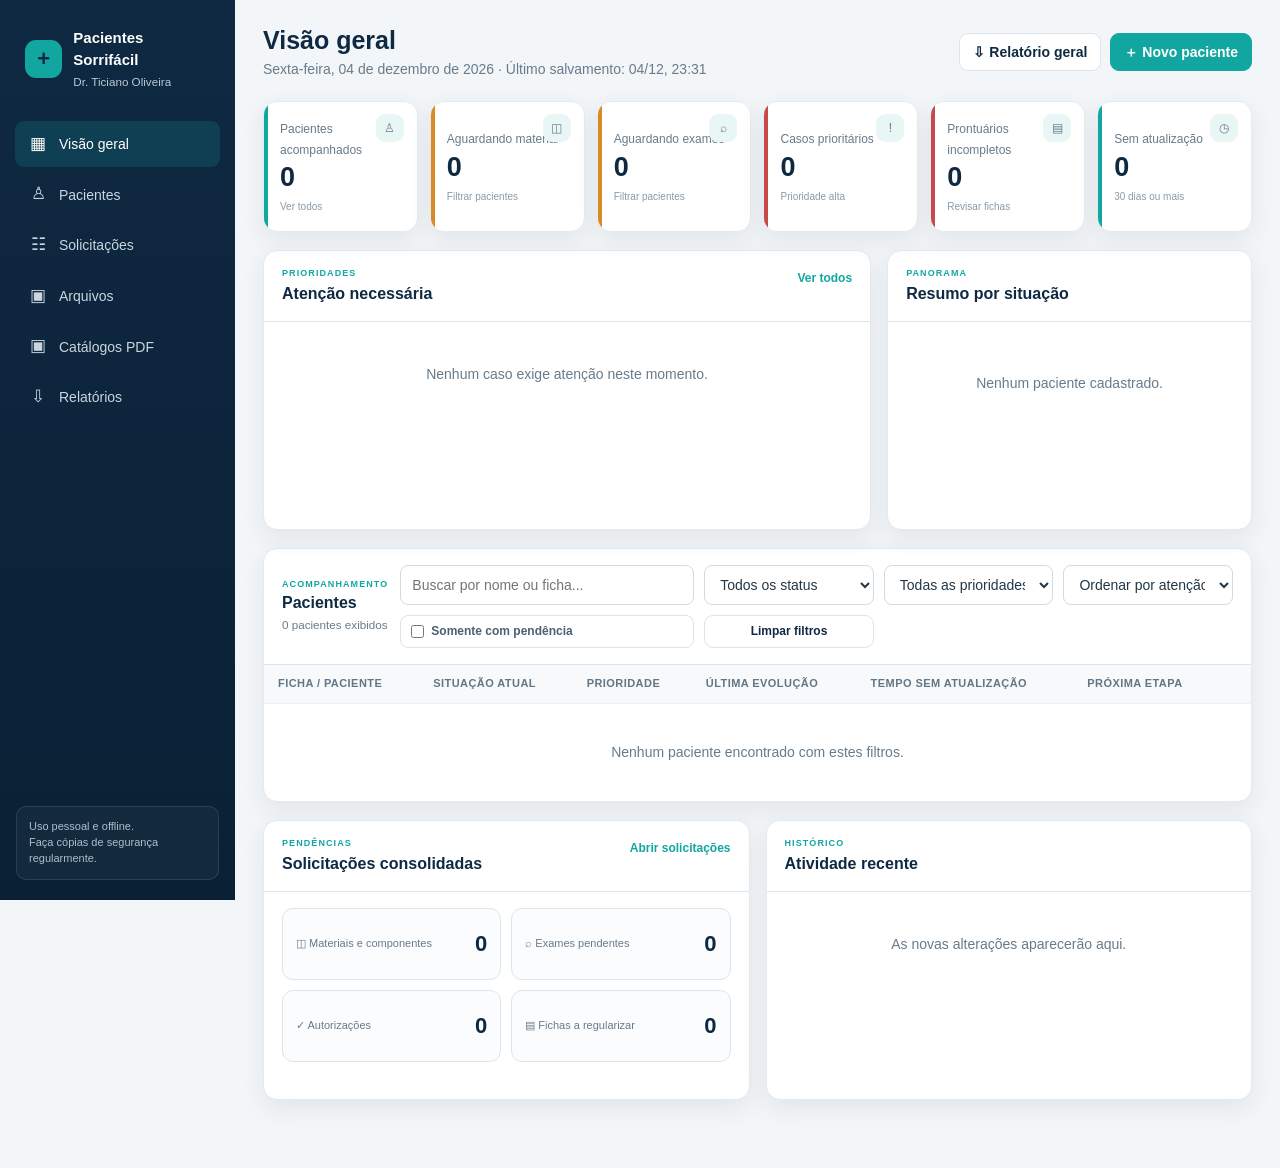
<file: Aplicativo/index.html>
<!DOCTYPE html>
<html lang="pt-BR">
<head>
  <meta charset="UTF-8">
  <meta name="viewport" content="width=device-width, initial-scale=1.0">
  <meta name="theme-color" content="#0f2942">
  <title>Pacientes Sorrifácil</title>
  <link rel="stylesheet" href="./css/style.css">
</head>
<body>
  <div class="app">
    <aside class="sidebar" id="sidebar">
      <div class="brand">
        <div class="brand-mark">+</div>
        <div><strong>Pacientes Sorrifácil</strong><small>Dr. Ticiano Oliveira</small></div>
      </div>
      <nav class="nav">
        <button class="active" data-view="dashboard"><span class="icon">▦</span> Visão geral</button>
        <button data-view="patients"><span class="icon">♙</span> Pacientes</button>
        <button data-view="requests"><span class="icon">☷</span> Solicitações</button>
        <button data-view="files"><span class="icon">▣</span> Arquivos</button>
        <button data-view="catalogs"><span class="icon">▣</span> Catálogos PDF</button>
        <button data-view="reports"><span class="icon">⇩</span> Relatórios</button>
      </nav>
      <div class="side-note">Uso pessoal e offline.<br>Faça cópias de segurança regularmente.</div>
    </aside>

    <main>
      <section class="view active" id="view-dashboard">
        <header class="topbar">
          <div style="display:flex;gap:11px;align-items:center">
            <button class="btn mobile-menu" onclick="toggleMenu()">☰</button>
            <div><h1>Visão geral</h1><p class="subtitle" id="dashboardSubtitle">Acompanhamento dos tratamentos em andamento</p></div>
          </div>
          <div class="actions">
            <button class="btn" onclick="exportGeneralWord()">⇩ Relatório geral</button>
            <button class="btn primary" onclick="openPatientModal()">＋ Novo paciente</button>
          </div>
        </header>
        <div class="metrics" id="metrics"></div>
        <div class="dashboard-grid">
          <section class="panel dashboard-card attention-card">
            <div class="panel-head dashboard-section-head"><div><span class="eyebrow">Prioridades</span><h2>Atenção necessária</h2></div><button class="text-button" onclick="applyDashboardPreset('attention')">Ver todos</button></div>
            <div id="attentionList" class="attention-list"></div>
          </section>
          <section class="panel dashboard-card">
            <div class="panel-head dashboard-section-head"><div><span class="eyebrow">Panorama</span><h2>Resumo por situação</h2></div></div>
            <div id="statusSummary" class="status-summary"></div>
          </section>
        </div>
        <section class="panel">
          <div class="panel-head">
            <div><span class="eyebrow">Acompanhamento</span><h2>Pacientes</h2><small id="dashboardResultCount" class="muted"></small></div>
            <div class="toolbar dashboard-toolbar">
              <input id="dashboardSearch" placeholder="Buscar por nome ou ficha..." oninput="renderDashboardTable()">
              <select id="dashboardFilter" onchange="renderDashboardTable()">
                <option value="">Todos os status</option>
                <option>Aguardando avaliação</option>
                <option>Prontuário incompleto</option>
                <option>Aguardando exames</option>
                <option>Aguardando material</option>
                <option>Aguardando autorização</option>
                <option>Tratamento em andamento</option>
                <option>Tratamento suspenso</option>
                <option>Tratamento concluído</option>
                <option>Encaminhado</option>
              </select>
              <select id="dashboardPriority" onchange="renderDashboardTable()"><option value="">Todas as prioridades</option><option>Alta</option><option>Média</option><option>Baixa</option></select>
              <select id="dashboardSort" onchange="renderDashboardTable()"><option value="attention">Ordenar por atenção</option><option value="oldest">Atualização mais antiga</option><option value="newest">Atualização mais recente</option><option value="name">Nome do paciente</option></select>
              <label class="check-filter"><input id="dashboardPendingOnly" type="checkbox" onchange="renderDashboardTable()"> Somente com pendência</label>
              <button class="btn small" onclick="clearDashboardFilters()">Limpar filtros</button>
            </div>
          </div>
          <div class="table-wrap"><table>
            <thead><tr><th>Ficha / Paciente</th><th>Situação atual</th><th>Prioridade</th><th>Última evolução</th><th>Tempo sem atualização</th><th>Próxima etapa</th><th></th></tr></thead>
            <tbody id="dashboardBody"></tbody>
          </table></div>
        </section>
        <div class="dashboard-grid dashboard-bottom-grid">
          <section class="panel dashboard-card">
            <div class="panel-head dashboard-section-head"><div><span class="eyebrow">Pendências</span><h2>Solicitações consolidadas</h2></div><button class="text-button" onclick="showView('requests')">Abrir solicitações</button></div>
            <div id="requestSummary" class="request-summary"></div>
          </section>
          <section class="panel dashboard-card">
            <div class="panel-head dashboard-section-head"><div><span class="eyebrow">Histórico</span><h2>Atividade recente</h2></div></div>
            <div id="recentActivity" class="activity-list"></div>
          </section>
        </div>
      </section>

      <section class="view" id="view-patients">
        <header class="topbar">
          <div style="display:flex;gap:11px;align-items:center">
            <button class="btn mobile-menu" onclick="toggleMenu()">☰</button>
            <div><h1>Pacientes</h1><p class="subtitle">Cadastros e tratamentos acompanhados</p></div>
          </div>
          <button class="btn primary" onclick="openPatientModal()">＋ Novo paciente</button>
        </header>
        <section class="panel">
          <div class="panel-head">
            <h2>Lista completa</h2>
            <div class="toolbar">
              <input id="patientSearch" placeholder="Buscar por nome ou ficha..." oninput="renderPatients()">
              <select id="patientFilter" onchange="renderPatients()">
                <option value="">Todos os status</option>
                <option>Aguardando avaliação</option><option>Prontuário incompleto</option>
                <option>Aguardando exames</option><option>Aguardando material</option>
                <option>Aguardando autorização</option><option>Tratamento em andamento</option>
                <option>Tratamento suspenso</option><option>Tratamento concluído</option><option>Encaminhado</option>
              </select>
            </div>
          </div>
          <div class="table-wrap"><table>
            <thead><tr><th>Ficha</th><th>Paciente</th><th>Status</th><th>Último atendimento</th><th>Prioridade</th><th></th></tr></thead>
            <tbody id="patientsBody"></tbody>
          </table></div>
        </section>
      </section>

      <section class="view" id="view-requests">
        <header class="topbar">
          <div style="display:flex;gap:11px;align-items:center">
            <button class="btn mobile-menu" onclick="toggleMenu()">☰</button>
            <div><h1>Solicitações</h1><p class="subtitle">Materiais, componentes e exames pendentes</p></div>
          </div>
          <button class="btn navy" onclick="exportMaterialsWord()">⇩ Exportar para Word</button>
        </header>
        <div class="cards-grid" id="requestsGrid"></div>
      </section>

      <section class="view" id="view-files">
        <header class="topbar">
          <div style="display:flex;gap:11px;align-items:center">
            <button class="btn mobile-menu" onclick="toggleMenu()">☰</button>
            <div><h1>Arquivos</h1><p class="subtitle">Imagens, vídeos e documentos anexados</p></div>
          </div>
        </header>
        <div class="notice">Os anexos ficam guardados somente neste navegador. Inclua-os na cópia de segurança antes de trocar de computador ou limpar o navegador.</div>
        <div class="files-grid" id="allFilesGrid"></div>
      </section>

      <section class="view" id="view-catalogs">
        <header class="topbar"><div><h1>Catálogos PDF</h1><p class="subtitle">Consulta offline de implantes e componentes</p></div>
          <button class="btn primary" onclick="document.getElementById('catalogInput').click()">＋ Adicionar PDFs</button></header>
        <input id="catalogInput" type="file" accept="application/pdf,.pdf" multiple hidden onchange="addCatalogs(event)">
        <section class="panel catalog-panel"><label for="catalogSearch">Buscar catálogo pelo nome</label><input id="catalogSearch" placeholder="Ex.: Neodent, Singular, Epikut…" oninput="renderCatalogs()">
          <p class="muted">Abra os catálogos desejados para comparar lado a lado. Para buscar códigos ou palavras dentro de um PDF, clique no leitor e use a lupa dele ou Ctrl + F. Se a busca não aparecer, use “Abrir em aba” e Ctrl + F nessa aba. PDFs digitalizados como imagem precisam de OCR.</p>
          <div id="catalogList"></div></section><div id="catalogReaders" class="catalog-readers"></div>
      </section>

      <section class="view" id="view-reports">
        <header class="topbar">
          <div style="display:flex;gap:11px;align-items:center">
            <button class="btn mobile-menu" onclick="toggleMenu()">☰</button>
            <div><h1>Relatórios</h1><p class="subtitle">Documentos para acompanhamento da central</p></div>
          </div>
        </header>
        <section class="panel catalog-panel"><h2>Pasta de dados</h2>
          <p>Conecte a pasta onde guarda os backups. O sistema lê o JSON mais recente ao conectar e ao reabrir com permissão, e grava os dados em <strong>dados-sorrifacil.json</strong>, com PDFs e anexos na subpasta <strong>arquivos-sorrifacil</strong>. Mantenha ambos juntos.</p>
          <div class="actions"><button class="btn primary" onclick="connectDataFolder()">Conectar / autorizar pasta</button><button class="btn" onclick="changeDataFolder()">Trocar pasta</button><button class="btn" onclick="reloadFolderData()">Carregar dados da pasta</button><button class="btn" onclick="saveFolderNow()">Salvar agora na pasta</button><button class="btn danger" onclick="disconnectDataFolder()">Desconectar</button></div>
          <p id="folderStatus" role="status" aria-live="polite">Sem pasta conectada. Os dados continuam salvos neste navegador.</p>
          <p class="muted">A permissão depende do navegador. Quando for solicitada novamente, clique em Conectar / autorizar pasta. Use um computador por vez; o Seafile sincroniza o arquivo, mas não mescla edições simultâneas.</p>
        </section><div class="report-options">
          <article class="report-card"><h3>Relatório geral</h3><p>Todos os pacientes, evoluções, solicitações e pendências.</p><button class="btn navy" onclick="exportGeneralWord()">Gerar Word</button></article>
          <article class="report-card"><h3>Materiais e solicitações</h3><p>Lista consolidada por paciente para encaminhar à central.</p><button class="btn navy" onclick="exportMaterialsWord()">Gerar Word</button></article>
          <article class="report-card"><h3>Prontuários incompletos</h3><p>Pacientes com ficha ausente, incompleta ou informação a confirmar.</p><button class="btn navy" onclick="exportIncompleteWord()">Gerar Word</button></article>
          <article class="report-card"><h3>Cópia de segurança</h3><p>Salva pacientes, evoluções e anexos em um arquivo para restauração.</p><div class="actions"><button class="btn" onclick="downloadBackup()">Baixar cópia</button><button class="btn" onclick="document.getElementById('restoreInput').click()">Restaurar</button></div></article>
        </div>
        <input id="restoreInput" type="file" accept=".json,application/json" hidden onchange="restoreBackup(event)">
      </section>

      <section class="view" id="view-patient-detail">
        <header class="topbar">
          <div style="display:flex;gap:11px;align-items:center">
            <button class="btn" onclick="showView('patients')">← Voltar</button>
            <div><h1>Ficha do paciente</h1><p class="subtitle">Histórico e acompanhamento individual</p></div>
          </div>
        </header>
        <div id="patientDetail"></div>
      </section>
    </main>
  </div>

  <dialog id="patientModal">
    <form id="patientForm" onsubmit="savePatient(event)">
      <div class="modal-head"><h2 id="patientModalTitle">Novo paciente</h2><button type="button" class="close" onclick="closeDialog('patientModal')">×</button></div>
      <div class="modal-body">
        <input type="hidden" id="patientId">
        <div class="form-grid">
          <div class="field"><label>Número da ficha</label><input id="patientRecord" required></div>
          <div class="field"><label>Nome completo</label><input id="patientName" required></div>
          <div class="field"><label>Telefone (opcional)</label><input id="patientPhone"></div>
          <div class="field"><label>Prioridade</label><select id="patientPriority"><option>Baixa</option><option selected>Média</option><option>Alta</option></select></div>
          <div class="field"><label>Situação atual</label><select id="patientStatus">
            <option>Aguardando avaliação</option><option>Prontuário incompleto</option><option>Aguardando exames</option>
            <option>Aguardando material</option><option>Aguardando autorização</option><option>Tratamento em andamento</option>
            <option>Tratamento suspenso</option><option>Tratamento concluído</option><option>Encaminhado</option>
          </select></div>
          <div class="field"><label>Profissional anterior (opcional)</label><input id="patientPreviousProfessional"></div>
          <div class="field full"><label>Próxima etapa</label><input id="patientNextStep"></div>
          <div class="field full"><label>Observações gerais</label><textarea id="patientNotes"></textarea></div>
          <div class="field full"><label>Link para prontuário digital (opcional)</label><input id="patientLink" type="url"></div>
        </div>
      </div>
      <div class="modal-foot"><button type="button" class="btn" onclick="closeDialog('patientModal')">Cancelar</button><button class="btn primary" type="submit">Salvar paciente</button></div>
    </form>
  </dialog>

  <dialog id="evolutionModal">
    <form id="evolutionForm" onsubmit="saveEvolution(event)">
      <div class="modal-head"><h2 id="evolutionModalTitle">Nova evolução</h2><button type="button" class="close" onclick="closeDialog('evolutionModal')">×</button></div>
      <div class="modal-body">
        <input type="hidden" id="evolutionPatientId">
        <input type="hidden" id="evolutionId">
        <div class="form-grid">
          <div class="field"><label>Data do atendimento</label><input id="evolutionDate" type="date" required></div>
          <div class="field"><label>Profissional / encaminhamento</label><input id="evolutionProfessional"></div>
          <div class="field full"><label>O que foi feito</label><textarea id="evolutionDone" required></textarea></div>
          <div class="field full"><label>O que precisa ser solicitado</label><textarea id="evolutionRequest"></textarea></div>
          <div class="field full"><label>O que falta fazer</label><textarea id="evolutionPending"></textarea></div>
          <div class="field full"><label>Observações</label><textarea id="evolutionNotes"></textarea></div>
          <div class="field"><label>Atualizar situação</label><select id="evolutionStatus">
            <option>Aguardando avaliação</option><option>Prontuário incompleto</option><option>Aguardando exames</option>
            <option>Aguardando material</option><option>Aguardando autorização</option><option>Tratamento em andamento</option>
            <option>Tratamento suspenso</option><option>Tratamento concluído</option><option>Encaminhado</option>
          </select></div>
          <div class="field"><label>Atualizar próxima etapa</label><input id="evolutionNextStep"></div>
        </div>
      </div>
      <div class="modal-foot"><button type="button" class="btn" onclick="closeDialog('evolutionModal')">Cancelar</button><button class="btn primary" id="evolutionSubmitButton" type="submit">Salvar evolução</button></div>
    </form>
  </dialog>

  <dialog id="fileModal">
    <form id="fileForm" onsubmit="saveAttachment(event)">
      <div class="modal-head"><h2>Adicionar arquivo</h2><button type="button" class="close" onclick="closeDialog('fileModal')">×</button></div>
      <div class="modal-body">
        <input type="hidden" id="filePatientId">
        <div class="form-grid">
          <div class="field full"><label>Arquivos</label><input id="fileInput" type="file" accept="image/*,video/*,.pdf,.doc,.docx" multiple required></div>
          <div class="field"><label>Data</label><input id="fileDate" type="date" required></div>
          <div class="field"><label>Descrição</label><input id="fileDescription" placeholder="Ex.: Fotografia clínica inicial"></div>
        </div>
        <p class="muted">Você pode selecionar vários arquivos de uma só vez. A data e a descrição informadas serão aplicadas a todos; se a descrição ficar vazia, será usado o nome de cada arquivo. Vídeos muito grandes podem exceder o espaço disponível no navegador.</p>
      </div>
      <div class="modal-foot"><button type="button" class="btn" onclick="closeDialog('fileModal')">Cancelar</button><button class="btn primary" type="submit">Salvar arquivo</button></div>
    </form>
  </dialog>

  <dialog id="viewerModal" class="viewer-dialog" onclose="closeAttachmentViewer()">
    <div class="modal-head">
      <h2 id="viewerTitle">Visualizar arquivo</h2>
      <div class="viewer-toolbar" id="viewerToolbar">
        <button type="button" class="viewer-tool" onclick="changeImageZoom(-0.15)" title="Reduzir imagem">−</button>
        <span class="viewer-zoom-label" id="viewerZoomLabel">100%</span>
        <button type="button" class="viewer-tool" onclick="changeImageZoom(0.15)" title="Ampliar imagem">+</button>
        <button type="button" class="viewer-tool" onclick="fitViewerImage()" title="Ajustar a imagem ao popup">Ajustar</button>
        <button type="button" class="viewer-tool" onclick="setImageZoom(1)" title="Mostrar no tamanho original">100%</button>
      </div>
      <button type="button" class="close" onclick="closeDialog('viewerModal')">×</button>
    </div>
    <div class="modal-body"><div class="viewer-content" id="viewerContent"></div></div>
  </dialog>

  <dialog id="reportPreviewModal" class="report-preview-dialog" onclose="clearReportPreview()">
    <div class="modal-head">
      <h2 id="reportPreviewTitle">Visualizar relatório</h2>
      <div class="report-preview-actions">
        <button type="button" class="btn primary" onclick="downloadPreviewedWord()">Baixar Word</button>
        <button type="button" class="btn" onclick="printPreviewedReport()">Imprimir</button>
      </div>
      <button type="button" class="close" onclick="closeDialog('reportPreviewModal')">×</button>
    </div>
    <div class="report-preview-body">
      <iframe id="reportPreviewFrame" class="report-preview-frame" title="Pré-visualização do relatório"></iframe>
    </div>
  </dialog>

  <div class="toast" id="toast"></div>

  <script src="./js/script.js"></script>
  <script src="./js/offline-tools.js"></script>
</body>
</html>
</file>
<file: Aplicativo/css/style.css>
:root {
  --navy: #0f2942;
  --navy-2: #163a59;
  --teal: #11a7a0;
  --teal-soft: #e8f7f5;
  --bg: #f3f6f8;
  --card: #ffffff;
  --text: #243746;
  --muted: #687b8b;
  --line: #dce5eb;
  --danger: #c84949;
  --warning: #d78b24;
  --success: #278561;
  --shadow: 0 8px 25px rgba(15, 41, 66, .08);
  --radius: 14px;
}

* { box-sizing: border-box; }
body {
  margin: 0;
  min-height: 100vh;
  color: var(--text);
  background: var(--bg);
  font: 14px/1.45 Inter, "Segoe UI", Arial, sans-serif;
}
button, input, select, textarea { font: inherit; }
button { cursor: pointer; }
.app { min-height: 100vh; display: grid; grid-template-columns: 235px 1fr; }
.sidebar {
  position: sticky;
  top: 0;
  height: 100vh;
  padding: 24px 15px;
  color: #fff;
  background: linear-gradient(180deg, var(--navy), #0a2135);
}
.brand { display: flex; align-items: center; gap: 11px; padding: 3px 10px 26px; }
.brand-mark {
  width: 38px; height: 38px; display: grid; place-items: center;
  border-radius: 11px; color: var(--navy); background: var(--teal);
  font-size: 22px; font-weight: 900;
}
.brand strong { display: block; font-size: 15px; }
.brand small { color: #b8cad7; }
.nav button {
  width: 100%; display: flex; align-items: center; gap: 11px;
  padding: 11px 13px; margin: 4px 0; border: 0; border-radius: 9px;
  color: #c9d6df; background: transparent; text-align: left;
}
.nav button:hover, .nav button.active { color: #fff; background: rgba(17,167,160,.18); }
.nav .icon { width: 20px; text-align: center; font-size: 17px; }
.side-note {
  position: absolute; left: 16px; right: 16px; bottom: 20px;
  padding: 12px; border: 1px solid rgba(255,255,255,.1); border-radius: 10px;
  color: #aebfcb; background: rgba(255,255,255,.04); font-size: 11px;
}
main { min-width: 0; padding: 25px 28px 50px; }
.topbar { display: flex; align-items: center; justify-content: space-between; gap: 18px; margin-bottom: 22px; }
h1 { margin: 0; color: var(--navy); font-size: 25px; line-height: 1.2; }
.subtitle { margin: 4px 0 0; color: var(--muted); }
.actions { display: flex; gap: 9px; flex-wrap: wrap; }
.btn {
  display: inline-flex; align-items: center; justify-content: center; gap: 7px;
  min-height: 38px; padding: 8px 13px; border: 1px solid var(--line);
  border-radius: 9px; color: var(--navy); background: #fff; font-weight: 650;
}
.btn:hover { border-color: #9fb5c4; }
.btn.primary { color: #fff; border-color: var(--teal); background: var(--teal); }
.btn.navy { color: #fff; border-color: var(--navy); background: var(--navy); }
.btn.danger { color: var(--danger); border-color: #efcaca; }
.btn.small { min-height: 31px; padding: 5px 9px; font-size: 12px; }
.metrics { display: grid; grid-template-columns: repeat(6, minmax(0,1fr)); gap: 12px; margin-bottom: 18px; }
.metric {
  position: relative; overflow: hidden; min-height: 112px; padding: 16px;
  border: 1px solid #e4ebef; border-radius: var(--radius); background: var(--card); box-shadow: var(--shadow);
  text-align: left; transition: transform .18s ease, border-color .18s ease, box-shadow .18s ease;
}
.metric:hover { transform: translateY(-2px); border-color: #b7d9d6; box-shadow: 0 12px 30px rgba(15,41,66,.12); }
.metric.active { border-color: var(--teal); box-shadow: 0 0 0 3px rgba(17,167,160,.11), var(--shadow); }
.metric::after {
  content: ""; position: absolute; inset: 0 auto 0 0; width: 4px; background: var(--teal);
}
.metric.warning::after { background: var(--warning); }
.metric.danger::after { background: var(--danger); }
.metric.success::after { background: var(--success); }
.metric span { color: var(--muted); font-size: 12px; }
.metric strong { display: block; margin-top: 5px; color: var(--navy); font-size: 27px; line-height: 1; }
.metric small { display: block; margin-top: 9px; color: #8a9aa6; font-size: 10px; }
.metric-icon { position: absolute; right: 13px; top: 12px; display: grid; place-items: center; width: 28px; height: 28px; border-radius: 9px; color: var(--teal); background: var(--teal-soft); font-size: 15px; }
.panel { border: 1px solid #e2eaef; border-radius: var(--radius); background: var(--card); box-shadow: var(--shadow); }
.panel-head { display: flex; align-items: center; justify-content: space-between; gap: 12px; padding: 16px 18px; border-bottom: 1px solid var(--line); }
.panel-head h2 { margin: 0; color: var(--navy); font-size: 16px; }
.toolbar { display: grid; grid-template-columns: minmax(220px,1fr) 210px; gap: 10px; width: min(620px, 100%); }
.dashboard-toolbar { grid-template-columns: minmax(220px,1.3fr) repeat(3,minmax(145px,.75fr)); width: min(980px,100%); }
.dashboard-toolbar .check-filter { display: flex; align-items: center; gap: 7px; margin: 0; padding: 7px 10px; border: 1px solid var(--line); border-radius: 8px; background: #fff; white-space: nowrap; }
.dashboard-toolbar .check-filter input { width: auto; margin: 0; accent-color: var(--teal); }
.dashboard-toolbar .btn { white-space: nowrap; }
input, select, textarea {
  width: 100%; border: 1px solid #cfdbe3; border-radius: 8px; outline: none;
  padding: 9px 11px; color: var(--text); background: #fff;
}
textarea { min-height: 84px; resize: vertical; }
input:focus, select:focus, textarea:focus { border-color: var(--teal); box-shadow: 0 0 0 3px rgba(17,167,160,.11); }
.table-wrap { overflow-x: auto; }
table { width: 100%; border-collapse: collapse; }
th { padding: 11px 14px; color: #617687; background: #f7f9fa; font-size: 11px; text-align: left; text-transform: uppercase; letter-spacing: .04em; }
td { padding: 13px 14px; border-top: 1px solid #edf1f4; vertical-align: middle; }
tbody tr:hover { background: #fbfdfd; }
thead th { position: sticky; top: 0; z-index: 2; }
.patient-link { padding: 0; border: 0; color: var(--navy); background: transparent; font-weight: 750; text-align: left; }
.patient-link:hover { color: var(--teal); }
.muted { color: var(--muted); }
.badge { display: inline-block; padding: 4px 8px; border-radius: 999px; font-size: 11px; font-weight: 750; white-space: nowrap; }
.status-waiting { color: #8a5c18; background: #fff1d9; }
.status-progress { color: #176963; background: var(--teal-soft); }
.status-incomplete { color: #9c3f3f; background: #fde8e8; }
.status-forwarded { color: #485f95; background: #e9eefb; }
.status-done { color: #246e52; background: #e6f4ed; }
.priority-high { color: #a83b3b; background: #fde7e7; }
.priority-medium { color: #8a5c18; background: #fff1d9; }
.priority-low { color: #246e52; background: #e6f4ed; }
.empty { padding: 38px 20px; color: var(--muted); text-align: center; }
.view { display: none; }
.view.active { display: block; }
.cards-grid { display: grid; grid-template-columns: repeat(3,minmax(0,1fr)); gap: 14px; }
.simple-card { padding: 17px; border: 1px solid var(--line); border-radius: 12px; background: #fff; }
.simple-card h3 { margin: 0 0 8px; color: var(--navy); font-size: 15px; }
.simple-card p { margin: 5px 0; color: var(--muted); }
.patient-header {
  display: grid; grid-template-columns: 1fr auto; gap: 18px; padding: 19px;
  border-radius: var(--radius); color: #fff; background: linear-gradient(125deg,var(--navy),var(--navy-2));
}
.patient-header h2 { margin: 0 0 4px; font-size: 22px; }
.patient-header p { margin: 3px 0; color: #c8d8e3; }
.tabs { display: flex; gap: 4px; margin: 16px 0; padding: 4px; width: fit-content; border-radius: 10px; background: #e7edf1; }
.tabs button { padding: 8px 13px; border: 0; border-radius: 7px; color: var(--muted); background: transparent; }
.tabs button.active { color: var(--navy); background: #fff; font-weight: 750; box-shadow: 0 2px 8px rgba(15,41,66,.09); }
.tab-pane { display: none; }
.tab-pane.active { display: block; }
.timeline { position: relative; padding: 5px 0 5px 24px; }
.timeline::before { content: ""; position: absolute; top: 8px; bottom: 8px; left: 7px; width: 2px; background: #cfe5e3; }
.event { position: relative; margin-bottom: 13px; padding: 16px; border: 1px solid var(--line); border-radius: 12px; background: #fff; }
.event::before { content: ""; position: absolute; left: -22px; top: 20px; width: 11px; height: 11px; border: 3px solid var(--bg); border-radius: 50%; background: var(--teal); }
.event-head { display: flex; justify-content: space-between; gap: 12px; margin-bottom: 11px; }
.event-grid { display: grid; grid-template-columns: repeat(3,minmax(0,1fr)); gap: 12px; }
.event-grid h4 { margin: 0 0 4px; color: var(--muted); font-size: 11px; text-transform: uppercase; }
.event-grid p { margin: 0; white-space: pre-line; }
.files-grid { display: grid; grid-template-columns: repeat(4,minmax(0,1fr)); gap: 12px; }
.file-card { overflow: hidden; border: 1px solid var(--line); border-radius: 11px; background: #fff; }
.file-preview { height: 125px; display: grid; place-items: center; color: var(--muted); background: #eef3f6; font-size: 35px; overflow: hidden; }
.file-preview img, .file-preview video { width: 100%; height: 100%; object-fit: cover; }
.file-info { padding: 10px; }
.file-info strong { display: block; overflow: hidden; text-overflow: ellipsis; white-space: nowrap; }
.file-info small { color: var(--muted); }
.viewer-dialog { width: min(1100px, calc(100vw - 28px)); height: min(820px, calc(100vh - 28px)); overflow: hidden; }
.viewer-dialog .modal-body { height: calc(100% - 58px); padding: 0; overflow: auto; background: #101b25; }
.viewer-content { min-width: 100%; min-height: 100%; display: grid; place-items: center; }
.viewer-content img { display: block; max-width: none; max-height: none; object-fit: contain; }
.viewer-content video { display: block; max-width: 100%; max-height: 100%; object-fit: contain; }
.viewer-content iframe { width: 100%; height: 100%; border: 0; background: #fff; }
.viewer-toolbar { display: none; align-items: center; gap: 6px; margin-left: auto; margin-right: 12px; }
.viewer-toolbar.visible { display: flex; }
.viewer-tool {
  min-width: 36px; height: 32px; padding: 0 9px; border: 1px solid rgba(255,255,255,.3);
  border-radius: 7px; color: #fff; background: rgba(255,255,255,.1); font-weight: 750;
}
.viewer-tool:hover { background: rgba(255,255,255,.2); }
.viewer-zoom-label { min-width: 48px; color: #dce8ef; font-size: 12px; text-align: center; }
.viewer-unavailable { max-width: 520px; padding: 30px; border-radius: 14px; color: #fff; text-align: center; background: #203447; }
.viewer-unavailable p { color: #d4e1e9; }
.report-preview-dialog { width: min(1120px, calc(100vw - 28px)); height: min(860px, calc(100vh - 28px)); overflow: hidden; }
.report-preview-dialog .modal-head { gap: 12px; }
.report-preview-actions { display: flex; align-items: center; gap: 8px; margin-left: auto; }
.report-preview-actions .btn { white-space: nowrap; }
.report-preview-body { height: calc(100% - 66px); padding: 14px; overflow: hidden; background: #dfe5e9; }
.report-preview-frame { width: 100%; height: 100%; border: 0; border-radius: 8px; background: #fff; box-shadow: 0 5px 22px rgba(15,41,66,.16); }
.form-grid { display: grid; grid-template-columns: repeat(2,minmax(0,1fr)); gap: 13px; }
.field.full { grid-column: 1 / -1; }
label { display: block; margin-bottom: 5px; color: #496172; font-size: 12px; font-weight: 700; }
dialog {
  width: min(760px, calc(100vw - 28px)); max-height: calc(100vh - 36px); overflow: auto;
  padding: 0; border: 0; border-radius: 15px; box-shadow: 0 30px 80px rgba(5,23,37,.35);
}
dialog::backdrop { background: rgba(4,21,34,.58); backdrop-filter: blur(2px); }
.modal-head { display: flex; justify-content: space-between; align-items: center; padding: 17px 20px; color: #fff; background: var(--navy); }
.modal-head h2 { margin: 0; font-size: 17px; }
.close { border: 0; color: #fff; background: transparent; font-size: 23px; }
.modal-body { padding: 19px 20px; }
.modal-foot { display: flex; justify-content: flex-end; gap: 9px; padding: 14px 20px; border-top: 1px solid var(--line); background: #f8fafb; }
.report-options { display: grid; grid-template-columns: repeat(2,minmax(0,1fr)); gap: 14px; }
.report-card { padding: 18px; border: 1px solid var(--line); border-radius: 12px; background: #fff; }
.report-card h3 { margin: 0 0 7px; color: var(--navy); }
.report-card p { min-height: 42px; color: var(--muted); }
.notice { margin-bottom: 14px; padding: 12px 14px; border: 1px solid #bce4df; border-radius: 10px; color: #176963; background: var(--teal-soft); }
.toast {
  position: fixed; z-index: 100; right: 22px; bottom: 22px; max-width: 380px;
  padding: 12px 16px; border-radius: 10px; color: #fff; background: var(--navy);
  box-shadow: 0 15px 40px rgba(0,0,0,.25); transform: translateY(90px); opacity: 0; transition: .25s;
}
.toast.show { transform: translateY(0); opacity: 1; }
.mobile-menu { display: none; }

/* Visão geral acionável */
.dashboard-grid { display: grid; grid-template-columns: minmax(0,1.25fr) minmax(330px,.75fr); gap: 16px; margin-bottom: 18px; }
.dashboard-bottom-grid { margin-top: 18px; grid-template-columns: repeat(2,minmax(0,1fr)); }
.dashboard-card { min-height: 280px; overflow: hidden; }
.dashboard-section-head { align-items: flex-start; }
.dashboard-section-head h2 { margin-top: 2px; }
.eyebrow { display: block; color: var(--teal); font-size: 9px; font-weight: 850; letter-spacing: .12em; text-transform: uppercase; }
.text-button { padding: 3px 0; border: 0; color: var(--teal); background: transparent; font-size: 12px; font-weight: 750; }
.text-button:hover { color: var(--navy); }
.attention-list, .activity-list { padding: 4px 18px 12px; }
.attention-item { display: grid; grid-template-columns: 10px minmax(0,1fr) auto; gap: 11px; align-items: center; padding: 13px 0; border-bottom: 1px solid #edf2f4; }
.attention-item:last-child { border-bottom: 0; }
.attention-dot { width: 9px; height: 9px; border-radius: 50%; background: var(--warning); box-shadow: 0 0 0 4px #fff4df; }
.attention-item.critical .attention-dot { background: var(--danger); box-shadow: 0 0 0 4px #fdeaea; }
.attention-item strong, .activity-item strong { display: block; color: var(--navy); font-size: 13px; }
.attention-item p { margin: 3px 0 0; color: var(--muted); font-size: 11px; }
.attention-reasons { display: flex; flex-wrap: wrap; gap: 5px; margin-top: 6px; }
.reason-chip { padding: 3px 6px; border-radius: 999px; color: #77521e; background: #fff2dd; font-size: 9px; font-weight: 750; }
.reason-chip.critical { color: #973d3d; background: #fde9e9; }
.status-summary { padding: 13px 18px 18px; }
.status-row { margin-bottom: 13px; }
.status-row-head { display: flex; justify-content: space-between; gap: 10px; margin-bottom: 5px; color: var(--muted); font-size: 11px; }
.status-row-head button { padding: 0; border: 0; color: inherit; background: transparent; text-align: left; }
.status-row-head strong { color: var(--navy); }
.status-track { height: 8px; overflow: hidden; border-radius: 999px; background: #edf2f4; }
.status-fill { height: 100%; min-width: 4px; border-radius: inherit; background: var(--teal); }
.status-fill.waiting { background: #e2a143; }
.status-fill.incomplete { background: #d76060; }
.status-fill.done { background: #3b9b74; }
.status-fill.forwarded { background: #7289bd; }
.request-summary { display: grid; grid-template-columns: repeat(2,minmax(0,1fr)); gap: 10px; padding: 16px 18px 18px; }
.request-summary button { display: flex; align-items: center; justify-content: space-between; gap: 10px; min-height: 72px; padding: 13px; border: 1px solid var(--line); border-radius: 11px; color: var(--text); background: #fbfcfd; text-align: left; }
.request-summary button:hover { border-color: #a9d9d5; background: var(--teal-soft); }
.request-summary span { color: var(--muted); font-size: 11px; }
.request-summary strong { color: var(--navy); font-size: 22px; }
.activity-item { display: grid; grid-template-columns: 31px minmax(0,1fr); gap: 10px; padding: 11px 0; border-bottom: 1px solid #edf2f4; }
.activity-item:last-child { border-bottom: 0; }
.activity-icon { display: grid; place-items: center; width: 29px; height: 29px; border-radius: 9px; color: var(--teal); background: var(--teal-soft); font-size: 13px; }
.activity-item p { margin: 3px 0 0; color: var(--muted); font-size: 10px; }
.age-badge { display: inline-flex; align-items: center; gap: 5px; padding: 4px 7px; border-radius: 7px; color: #536b7b; background: #eef3f6; font-size: 10px; font-weight: 750; white-space: nowrap; }
.age-badge.warning { color: #8b5b17; background: #fff1d9; }
.age-badge.danger { color: #9d3c3c; background: #fde8e8; }
.table-action { white-space: nowrap; }
@media (max-width: 980px) {
  .app { grid-template-columns: 1fr; }
  .sidebar { position: fixed; z-index: 50; left: -250px; width: 235px; transition: .25s; }
  .sidebar.open { left: 0; }
  main { padding: 18px; }
  .mobile-menu { display: inline-flex; }
  .metrics { grid-template-columns: repeat(3,1fr); }
  .dashboard-grid, .dashboard-bottom-grid { grid-template-columns: 1fr; }
  .dashboard-toolbar { grid-template-columns: repeat(2,minmax(0,1fr)); }
  .cards-grid { grid-template-columns: repeat(2,1fr); }
  .files-grid { grid-template-columns: repeat(3,1fr); }
}
@media (max-width: 680px) {
  .topbar, .panel-head { align-items: flex-start; flex-direction: column; }
  .metrics { grid-template-columns: repeat(2,1fr); }
  .cards-grid, .event-grid, .form-grid, .report-options { grid-template-columns: 1fr; }
  .toolbar { grid-template-columns: 1fr; }
  .dashboard-toolbar { grid-template-columns: 1fr; }
  .request-summary { grid-template-columns: 1fr; }
  .attention-item { grid-template-columns: 10px minmax(0,1fr); }
  .attention-item .btn { grid-column: 2; justify-self: start; }
  .files-grid { grid-template-columns: repeat(2,1fr); }
  .field.full { grid-column: auto; }
  .patient-header { grid-template-columns: 1fr; }
  .actions { width: 100%; }
  .actions .btn { flex: 1; }
  main { padding: 14px; }
  .report-preview-dialog .modal-head { align-items: flex-start; flex-wrap: wrap; }
  .report-preview-actions { width: 100%; margin-left: 0; }
  .report-preview-actions .btn { flex: 1; }
  .report-preview-body { height: calc(100% - 112px); padding: 8px; }
}
@media print {
  .sidebar, .topbar .actions, .tabs, .btn { display: none !important; }
  .app { display: block; }
  main { padding: 0; }
  .panel, .event { box-shadow: none; }
}

/* Biblioteca de catálogos e conexão da pasta local. */
.catalog-panel { padding: 20px; margin-bottom: 20px; }
.catalog-item { display:flex; gap:12px; align-items:center; justify-content:space-between; padding:12px 0; border-bottom:1px solid var(--line); flex-wrap:wrap; }
.catalog-readers { display:grid; grid-template-columns:repeat(auto-fit,minmax(min(100%,420px),1fr)); gap:16px; }
.catalog-reader { background:white; border:1px solid var(--line); border-radius:12px; overflow:hidden; }
.catalog-reader header { padding:12px; display:flex; flex-wrap:wrap; align-items:center; justify-content:space-between; gap:8px; }
.catalog-reader iframe { width:100%; height:72vh; min-height:450px; border:0; }
#folderStatus { color:var(--navy); overflow-wrap:anywhere; }
@media print { .catalog-readers, #view-catalogs { display:none; } }
</file>
